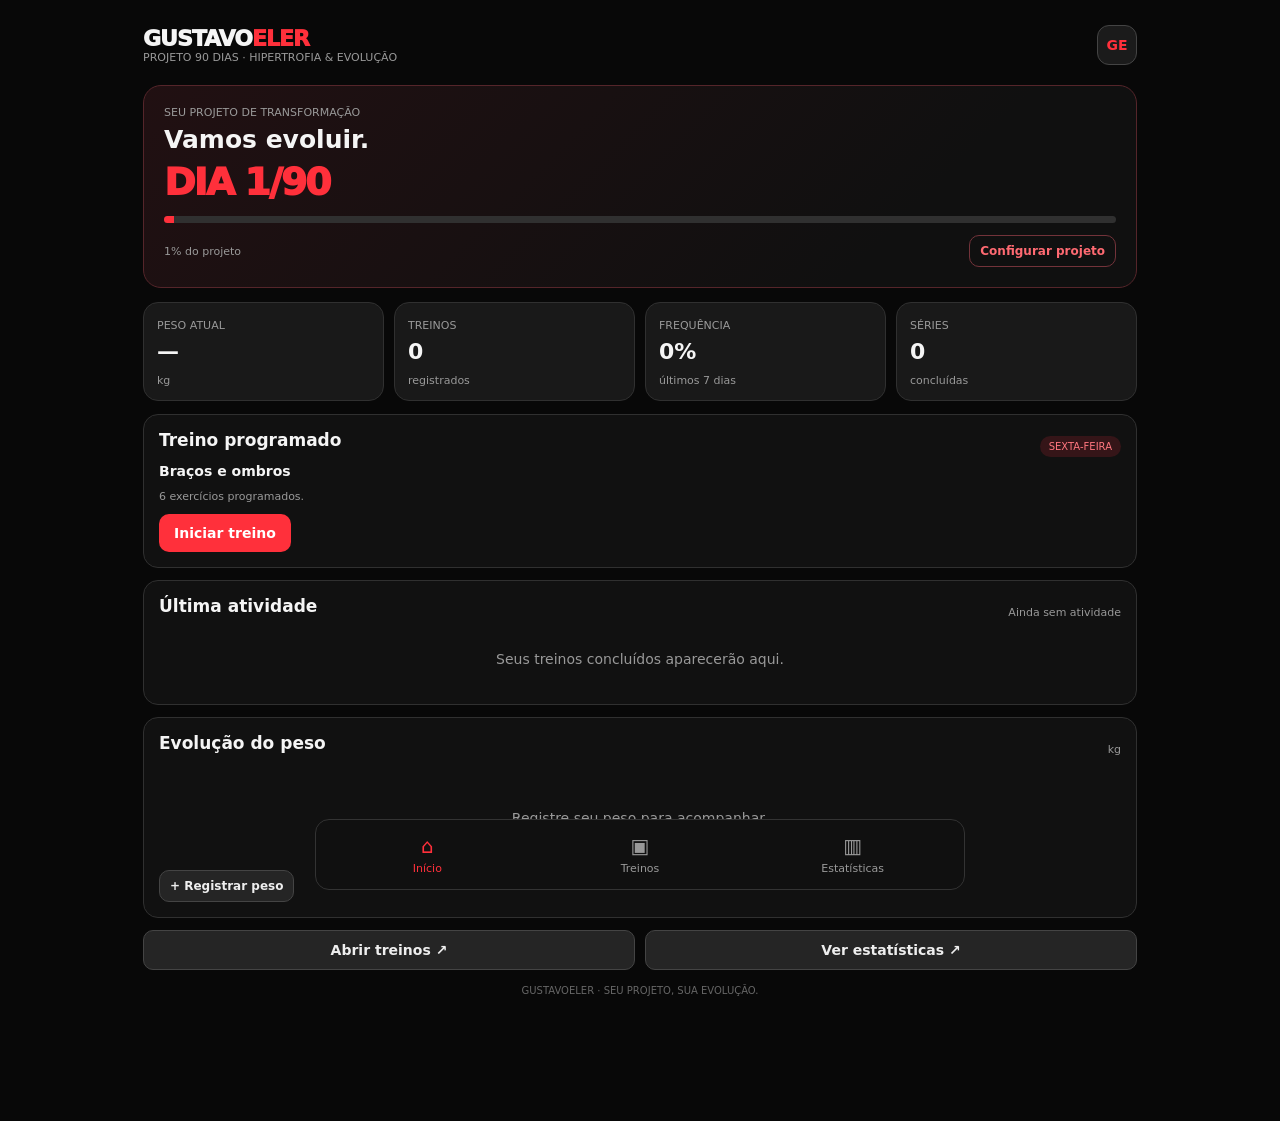
<file: public/assets/aistudio/GustavoEler_Projeto90Dias_atualizado-2_73e7f840.html>
<!DOCTYPE html>
<html lang="pt-BR">
<head>
<meta charset="UTF-8"><meta name="viewport" content="width=device-width,initial-scale=1">
<meta name="theme-color" content="#080808"><title>GustavoEler — Projeto 90 Dias</title>
<style>
:root{--bg:#080808;--panel:#111;--panel2:#191919;--line:#303030;--red:#ff303b;--text:#f5f5f5;--muted:#999;--soft:#351518}
*{box-sizing:border-box}body{margin:0;background:var(--bg);color:var(--text);font:14px Inter,system-ui,-apple-system,Segoe UI,sans-serif}button,input,select,textarea{font:inherit}button{cursor:pointer}.shell{max-width:1050px;margin:auto;padding:20px 17px 105px}.top,.head,.sectionhead,.actions,.row{display:flex;align-items:center;justify-content:space-between;gap:10px}.brand{font-size:22px;font-weight:950;letter-spacing:-1px}.brand span,.red{color:var(--red)}.muted,.tiny{color:var(--muted)}.tiny{font-size:11px}.avatar{background:#1b1b1b;color:var(--red);border:1px solid #444;border-radius:12px;width:40px;height:40px;font-weight:900}.hero{background:linear-gradient(135deg,#211012,#101010 75%);border:1px solid #55252a;border-radius:18px;padding:20px;margin:20px 0 14px}.hero h1{font-size:25px;margin:6px 0}.big{font-size:38px;font-weight:950;color:var(--red);letter-spacing:-2px}.card,.metric,.exercise{background:var(--panel);border:1px solid var(--line);border-radius:15px;padding:15px;margin-bottom:12px}.grid{display:grid;grid-template-columns:repeat(2,minmax(0,1fr));gap:10px}.four{grid-template-columns:repeat(4,minmax(0,1fr))}.metric{background:var(--panel2);margin:0;padding:13px}.metric strong{display:block;font-size:22px;margin:7px 0}.progress{height:7px;background:#303030;border-radius:20px;overflow:hidden;margin:12px 0}.progress i{display:block;height:100%;background:var(--red)}h1{font-size:26px;margin:6px 0}h2{font-size:17px;margin:0 0 13px}h3{font-size:14px;margin:0 0 8px}.btn{background:var(--red);color:#fff;border:0;border-radius:10px;padding:11px 15px;font-weight:800}.btn.secondary{background:#252525;color:#eee;border:1px solid #444}.btn.ghost{background:transparent;border:1px solid #73333a;color:#ff6a72}.btn.danger{background:#3a171a;color:#ff8b91;border:1px solid #73333a}.btn.small{padding:8px 10px;font-size:12px}.tab{display:none}.tab.active{display:block;animation:fade .2s}@keyframes fade{from{opacity:.5;transform:translateY(4px)}to{opacity:1;transform:none}}.nav{position:fixed;bottom:0;left:0;right:0;z-index:5;background:#101010;border-top:1px solid #333;display:grid;grid-template-columns:repeat(3,1fr);padding:8px 5px max(8px,env(safe-area-inset-bottom))}.nav button{background:none;border:0;color:#999;display:flex;flex-direction:column;gap:4px;align-items:center;font-size:11px;padding:6px}.nav button b{font-size:20px;font-weight:500}.nav button.active{color:var(--red)}input,select,textarea{width:100%;background:#090909;color:white;border:1px solid #444;border-radius:9px;padding:10px;outline:none}input:focus,select:focus,textarea:focus{border-color:var(--red)}label{display:block;color:var(--muted);font-size:11px;margin-bottom:6px}.field{margin-bottom:12px}.formgrid{display:grid;grid-template-columns:repeat(2,minmax(0,1fr));gap:10px}.day{display:flex;gap:7px;overflow:auto;padding-bottom:9px}.day button{flex-shrink:0;background:#1a1a1a;color:#aaa;border:1px solid #333;border-radius:9px;padding:10px 13px}.day button.active{color:var(--red);border-color:var(--red);background:#291315}.exercise{margin:0 0 10px}.exercise.done{border-color:#7d3339}.exhead{display:flex;justify-content:space-between;gap:8px}.exname{font-weight:800}.sets{display:grid;gap:7px;margin-top:12px}.setrow{display:grid;grid-template-columns:25px minmax(48px,1fr) minmax(48px,.8fr) 34px 65px;gap:6px;align-items:center;background:#090909;padding:7px;border-radius:8px}.setrow input{text-align:center;padding:8px}.check{width:28px;height:28px;background:#222;border:1px solid #555;color:var(--red);border-radius:7px}.check.on{background:var(--red);color:#fff}.timer{background:#211012;border:1px solid #71333a;border-radius:14px;padding:15px;margin-bottom:13px}.timer strong{font-size:38px;color:var(--red);font-variant-numeric:tabular-nums}.empty{text-align:center;color:var(--muted);padding:22px 8px}.record,.foodrow{display:flex;justify-content:space-between;gap:10px;padding:11px 0;border-bottom:1px solid #292929}.record:last-child{border:0}.pill{font-size:10px;color:#ff777f;background:#351518;border-radius:20px;padding:5px 9px}.modal{position:fixed;inset:0;background:#000c;z-index:10;display:none;align-items:flex-end;justify-content:center;padding:10px}.modal.show{display:flex}.modalbox{width:min(100%,550px);max-height:90%;overflow:auto;background:#151515;border:1px solid #444;border-radius:17px;padding:18px}.modalhead{display:flex;justify-content:space-between;align-items:center;margin-bottom:15px}.close{background:#292929;color:white;border:0;border-radius:8px;padding:8px}.photo{width:100%;max-height:220px;object-fit:cover;border-radius:9px}.notice{background:#211012;border:1px solid #55252a;border-radius:9px;padding:11px;font-size:12px;margin-bottom:12px}.hide{display:none!important}svg{max-width:100%}.foot{text-align:center;color:#666;font-size:10px;padding:15px}
@media(min-width:700px){.shell{padding:25px 28px 110px}.grid:not(.four){grid-template-columns:repeat(2,minmax(0,1fr))}.nav{left:50%;transform:translateX(-50%);bottom:10px;width:min(650px,90%);border:1px solid #333;border-radius:14px}.modal{align-items:center}}
@media(max-width:500px){.four{grid-template-columns:repeat(2,minmax(0,1fr))}}
</style></head>
<body><div id="app">
<div class="shell">
<header class="top"><div><div class="brand">GUSTAVO<span>ELER</span></div><div class="tiny">PROJETO 90 DIAS · HIPERTROFIA & EVOLUÇÃO</div></div><button class="avatar" id="settings">GE</button></header>
<section class="tab active" id="home">
<div class="hero"><div class="tiny">SEU PROJETO DE TRANSFORMAÇÃO</div><h1>Vamos evoluir.</h1><div class="big" id="dayCount">DIA 1/90</div><div class="progress"><i id="projectBar" style="width:1%"></i></div><div class="sectionhead"><span class="tiny" id="projectPct">1% concluído</span><button class="btn small ghost" id="projectEdit">Configurar projeto</button></div></div>
<div class="grid four"><div class="metric"><span class="tiny">PESO ATUAL</span><strong id="homeWeight">—</strong><span class="tiny">kg</span></div><div class="metric"><span class="tiny">TREINOS</span><strong id="homeWorkouts">0</strong><span class="tiny">registrados</span></div><div class="metric"><span class="tiny">FREQUÊNCIA</span><strong id="homeFreq">0%</strong><span class="tiny">últimos 7 dias</span></div><div class="metric"><span class="tiny">SÉRIES</span><strong id="homeSets">0</strong><span class="tiny">concluídas</span></div></div>
<div class="card" style="margin-top:13px"><div class="sectionhead"><h2>Treino programado</h2><span class="pill" id="todayLabel">HOJE</span></div><h3 id="todayWorkout">Descanso</h3><p class="tiny muted" id="todayDesc">Sua recuperação também faz parte da evolução.</p><button class="btn" id="homeStart">Iniciar treino</button></div>
<div class="card"><div class="sectionhead"><h2>Última atividade</h2><span class="tiny" id="lastDate">Ainda sem atividade</span></div><div id="lastActivity" class="empty">Seus treinos concluídos aparecerão aqui.</div></div>
<div class="card"><div class="sectionhead"><h2>Evolução do peso</h2><span class="tiny">kg</span></div><div id="homeChart" class="empty">Registre seu peso para gerar o gráfico.</div><button class="btn small secondary" id="homeWeightAdd">+ Registrar peso</button></div>
<div class="grid"><button class="btn secondary" data-tab="training">Abrir treinos ↗</button><button class="btn secondary" data-tab="stats">Ver estatísticas ↗</button></div>
</section>
<section class="tab" id="training">
<div class="sectionhead"><div><h1>Treinos</h1><div class="tiny">SUA FICHA DE HIPERTROFIA</div></div><button class="btn small ghost" id="addExercise">+ Exercício</button></div>
<div class="day" id="dayPicker"></div><div class="card" id="workoutIntro"></div><div id="progressionAlerts"></div><div id="timerArea"></div><div class="sectionhead"><h2>Exercícios</h2><span class="tiny" id="sessionProgress"></span></div><div id="exerciseList"></div><div class="card hide" id="finishArea"><h3>Finalizar sessão</h3><p class="tiny">O treino será salvo no histórico com as cargas e séries registradas.</p><button class="btn" id="finishWorkout">Finalizar treino</button></div><div class="card"><h2>Histórico de sessões</h2><div id="trainingHistory"></div></div>
</section>
<section class="tab" id="stats">
<div class="sectionhead"><div><h1>Estatísticas</h1><div class="tiny">SUA EVOLUÇÃO EM DADOS</div></div></div>
<div class="day" id="periodPicker"><button class="active" data-period="7">7 dias</button><button data-period="30">30 dias</button><button data-period="60">60 dias</button><button data-period="90">90 dias</button></div>
<div class="grid four"><div class="metric"><span class="tiny">SESSÕES</span><strong id="statSessions">0</strong></div><div class="metric"><span class="tiny">SÉRIES</span><strong id="statSets">0</strong></div><div class="metric"><span class="tiny">PESO ATUAL</span><strong id="statWeight">—</strong></div><div class="metric"><span class="tiny">FREQUÊNCIA</span><strong id="statFreq">0%</strong></div></div>
<div class="card" style="margin-top:13px"><div class="sectionhead"><h2>Peso corporal</h2><button class="btn small secondary" id="weightAdd">+ Registrar</button></div><div id="weightChart" class="empty">Nenhum peso registrado.</div><div id="weightRecords"></div></div>
<div class="card"><h2>Evolução das cargas</h2><div class="field"><label>Selecionar exercício</label><select id="exerciseSelect"></select></div><div id="loadChart" class="empty">Registre cargas para acompanhar a evolução.</div></div>
<div class="card"><h2>Recordes pessoais</h2><div id="records"></div></div><div class="card"><h2>Frequência semanal</h2><div id="frequencyChart"></div></div><div class="card"><h2>Comparação: início x atual</h2><div id="comparison"></div></div>
<div class="card"><div class="sectionhead"><h2>Medidas corporais</h2><button class="btn small secondary" id="addMeasure">+ Medida</button></div><div id="measureHistory"></div></div>
<div class="card"><div class="sectionhead"><h2>Fotos de evolução</h2><button class="btn small secondary" id="addPhoto">+ Foto</button></div><p class="tiny">Fotos armazenadas neste navegador, organizadas por data.</p><div id="photoGallery"></div><div class="formgrid"><div><label>Foto inicial</label><select id="photoA"></select></div><div><label>Foto atual</label><select id="photoB"></select></div></div><div id="photoCompare"></div></div>
</section><div class="foot">GUSTAVOELER · SEU PROJETO, SUA EVOLUÇÃO.</div></div>
<nav class="nav"><button class="active" data-tab="home"><b>⌂</b>Início</button><button data-tab="training"><b>▣</b>Treinos</button><button data-tab="stats"><b>▥</b>Estatísticas</button></nav>
<div class="modal" id="modal"><div class="modalbox"><div class="modalhead"><h2 id="modalTitle">Registro</h2><button class="close" id="modalClose">Fechar ✕</button></div><div id="modalBody"></div></div></div>
<input type="file" id="importFile" accept=".json,application/json" class="hide"><input type="file" id="photoFile" accept="image/*" class="hide">
</div>
<script>
(()=>{
const $=id=>document.getElementById(id),KEY='gustavoeler_black_red_v1',uid=()=>Math.random().toString(36).slice(2,10),today=()=>new Date().toISOString().slice(0,10),fmt=d=>d?new Date(d+'T12:00:00').toLocaleDateString('pt-BR'):'—',n=v=>Number(v)||0,esc=s=>String(s??'').replace(/[&<>"']/g,c=>({'&':'&amp;','<':'&lt;','>':'&gt;','"':'&quot;',"'":'&#39;'}[c]));
const names=['Domingo','Segunda-feira','Terça-feira','Quarta-feira','Quinta-feira','Sexta-feira','Sábado'];
const templates=[['Peito e tríceps', [['Supino inclinado com halteres',3,120],['Supino reto com barra',3,120],['Crucifixo na máquina',2,75],['Crossover',2,75],['Tríceps na corda',3,75],['Tríceps unilateral',2,75]]],['Costas e bíceps',[['Puxada alta aberta',3,120],['Remada baixa',3,120],['Remada articulada',2,120],['Pulldown',2,75],['Rosca direta',3,75],['Rosca martelo',2,75],['Encolhimento',2,75]]],['Pernas completas',[['Agachamento hack',3,120],['Leg press',3,120],['Cadeira extensora',2,75],['Mesa flexora',3,75],['Stiff com halteres',2,120],['Panturrilha em pé',3,75]]],['Peito, costas e ombros',[['Supino inclinado na máquina',3,120],['Crossover',2,75],['Puxada neutra',3,120],['Remada com apoio no peito',3,120],['Elevação lateral',3,75],['Crucifixo inverso',2,75]]],['Braços e ombros',[['Rosca Scott',3,75],['Rosca na polia',2,75],['Tríceps unilateral',3,75],['Tríceps coice',2,75],['Desenvolvimento com halteres',2,120],['Elevação lateral',2,75]]]];
const fresh=()=>({project:{start:today(),name:'Projeto de transformação',goal:90},plan:templates.map((p,i)=>({day:i+1,name:p[0],ex:p[1].map(e=>({id:uid(),name:e[0],sets:e[1],rest:e[2],video:'',notes:''}))})),sessions:[],weights:[],measures:[],photos:[],selectedDay:1});
let db;try{db=JSON.parse(localStorage.getItem(KEY))||fresh()}catch(e){db=fresh()}
function save(){try{if(typeof session!=='undefined')db.activeSession=session?JSON.parse(JSON.stringify(session)):null;localStorage.setItem(KEY,JSON.stringify(db))}catch(e){alert('Armazenamento cheio. Exporte um backup e remova fotos antigas.')}}function modal(t,h){$('modalTitle').textContent=t;$('modalBody').innerHTML=h;$('modal').classList.add('show')}function close(){ $('modal').classList.remove('show') }$('modalClose').onclick=close;$('modal').onclick=e=>{if(e.target===$('modal'))close()};
function tab(t){document.querySelectorAll('#app .tab').forEach(x=>x.classList.toggle('active',x.id===t));document.querySelectorAll('#app .nav button').forEach(x=>x.classList.toggle('active',x.dataset.tab===t));if(t==='home')home();if(t==='training')training();if(t==='stats')stats();window.scrollTo(0,0)}document.querySelectorAll('[data-tab]').forEach(b=>b.onclick=()=>tab(b.dataset.tab));
let selected=db.selectedDay||1,session=db.activeSession||null,timer=null,remaining=0,total=0,paused=true,period=30;
function pday(){return db.plan.find(p=>p.day===selected)}function todayPlan(){let d=new Date().getDay();return d>=1&&d<=5?db.plan.find(p=>p.day===d):null}
function start(day=selected){selected=day;db.selectedDay=day;let p=pday();session={day,exercises:p.ex.map(e=>({...e,done:Array(e.sets).fill(false),loads:Array(e.sets).fill(''),reps:Array(e.sets).fill(''),note:e.notes||''})),start:Date.now()};clearInterval(timer);remaining=0;total=0;save();tab('training')}
function counts(){let sets=0,done=0,exDone=0;session.exercises.forEach(e=>{sets+=e.sets;let c=e.done.filter(Boolean).length;done+=c;if(c===e.sets)exDone++});return{sets,done,exDone}}
function timerRender(){let m=String(Math.floor(remaining/60)).padStart(2,'0'),s=String(remaining%60).padStart(2,'0');$('timerArea').innerHTML=`<div class="timer"><div class="sectionhead"><div><div class="tiny">TEMPO DE DESCANSO</div><strong>${m}:${s}</strong></div><span class="pill">${paused?'PAUSADO':remaining?'EM ANDAMENTO':'CONCLUÍDO'}</span></div><div class="actions"><button class="btn small" id="timerPause">${paused?'Continuar':'Pausar'}</button><button class="btn small secondary" id="timerReset">Reiniciar</button><button class="btn small ghost" id="timerAdjust">Ajustar</button></div></div>`;$('timerPause').onclick=()=>{paused=!paused;if(!paused&&remaining===0)remaining=total;timerRender()};$('timerReset').onclick=()=>{remaining=total;paused=true;timerRender()};$('timerAdjust').onclick=()=>{modal('Ajustar cronômetro','<div class="field"><label>Segundos</label><input id="adjust" type="number" min="0" value="'+remaining+'"></div><button class="btn" id="applyTimer">Aplicar e iniciar</button>');$('applyTimer').onclick=()=>{runTimer(Math.max(0,n($('adjust').value)));close()}}}
function runTimer(sec){clearInterval(timer);total=sec;remaining=sec;paused=false;timerRender();timer=setInterval(()=>{if(!paused&&remaining>0){remaining--;timerRender();if(!remaining){clearInterval(timer);paused=true;timerRender()}}},1000)}
function training(){let p=pday();if(session){session.exercises.forEach(e=>{if(!Array.isArray(e.reps))e.reps=Array(e.sets).fill('');if(!Array.isArray(e.loads))e.loads=Array(e.sets).fill('');if(!Array.isArray(e.done))e.done=Array(e.sets).fill(false)})}$('dayPicker').innerHTML=['SEG','TER','QUA','QUI','SEX','SÁB','DOM'].map((d,i)=>`<button data-day="${i+1}" class="${selected===i+1?'active':''}">${d}</button>`).join('');$('dayPicker').querySelectorAll('button').forEach(b=>b.onclick=()=>{let d=n(b.dataset.day);if(session&&session.day!==d&&!confirm('Trocar o dia descartará a sessão não finalizada. Continuar?'))return;session=null;db.activeSession=null;clearInterval(timer);selected=d;db.selectedDay=d;save();training()});
$('workoutIntro').innerHTML=`<div class="tiny">${names[selected]}</div><h2>${esc(p.name)}</h2><span class="tiny">${p.ex.length} exercícios programados</span><div class="actions" style="margin-top:12px"><button class="btn small" id="startSession">${session?.day===selected?'Reiniciar sessão':'Iniciar sessão'}</button><button class="btn small secondary" id="editPlan">Editar ficha</button></div>`;
$('startSession').onclick=()=>{if(session&&!confirm('Reiniciar a sessão atual?'))return;start(selected)};$('editPlan').onclick=editPlan;
if(!session||session.day!==selected){$('timerArea').innerHTML='';$('exerciseList').innerHTML='<div class="empty">Inicie sua sessão para registrar cargas e concluir séries.</div>';$('sessionProgress').textContent='Sessão não iniciada';$('finishArea').classList.add('hide')}else{let c=counts();$('finishArea').classList.remove('hide');$('sessionProgress').textContent=`${c.done}/${c.sets} séries concluídas`;$('exerciseList').innerHTML=session.exercises.map((e,i)=>`<div class="exercise ${e.done.every(Boolean)?'done':''}"><div class="exhead"><div><div class="exname">${esc(e.name)}</div><div class="tiny">${e.sets} séries · ${e.rest}s descanso</div></div><button class="btn small ghost" data-edit="${i}">Editar</button></div><div class="sets">${e.done.map((d,j)=>`<div class="setrow"><span class="tiny">S${j+1}</span><input type="number" min="0" step=".5" placeholder="Carga kg" data-load="${i},${j}" value="${esc(e.loads[j])}"><input type="number" min="0" step="1" placeholder="Reps" data-reps="${i},${j}" value="${esc(e.reps[j]??'')}"><button class="check ${d?'on':''}" data-check="${i},${j}">${d?'✓':'○'}</button><span class="tiny">${d?'Concluída':'Pendente'}</span></div>`).join('')}</div><div class="field" style="margin-top:10px"><label>Observações</label><textarea rows="2" data-note="${i}" placeholder="Anotações...">${esc(e.note||'')}</textarea></div>${e.video?`<a style="color:var(--red)" href="${esc(e.video)}" target="_blank" rel="noopener">Vídeo demonstrativo ↗</a>`:''}</div>`).join('');
$('exerciseList').querySelectorAll('[data-load]').forEach(x=>x.oninput=()=>{let[i,j]=x.dataset.load.split(',').map(Number);session.exercises[i].loads[j]=x.value;save()});$('exerciseList').querySelectorAll('[data-reps]').forEach(x=>x.oninput=()=>{let[i,j]=x.dataset.reps.split(',').map(Number);session.exercises[i].reps[j]=x.value;save()});$('exerciseList').querySelectorAll('[data-note]').forEach(x=>x.oninput=()=>{session.exercises[n(x.dataset.note)].note=x.value;save()});$('exerciseList').querySelectorAll('[data-check]').forEach(x=>x.onclick=()=>{let[i,j]=x.dataset.check.split(',').map(Number),e=session.exercises[i];e.done[j]=!e.done[j];save();training();if(e.done[j])runTimer(e.rest)});$('exerciseList').querySelectorAll('[data-edit]').forEach(x=>x.onclick=()=>editSessionEx(n(x.dataset.edit)));if(total)timerRender()}
history();progressionAlerts()}
function progressionAlerts(){
 const byName={};
 db.sessions.forEach(s=>s.exercises.forEach(e=>{
  const vals=(e.loads||[]).map(n).filter(v=>v>0);
  if(!vals.length)return;
  (byName[e.name] ||= []).push({date:s.date,load:Math.max(...vals)});
 }));
 const alerts=[];
 Object.entries(byName).forEach(([name,items])=>{
  items.sort((a,b)=>a.date.localeCompare(b.date));
  const last=items[items.length-1],same=items.filter(x=>x.load===last.load);
  if(same.length>=2){
   const first=same[0],days=Math.floor((new Date(last.date+'T12:00:00')-new Date(first.date+'T12:00:00'))/86400000);
   if(days>=14)alerts.push({name,load:last.load,days});
  }
 });
 $('progressionAlerts').innerHTML=alerts.length
  ? '<div class="notice"><b>🔔 Hora de reavaliar suas cargas</b>'+alerts.map(a=>`<div style="margin-top:8px"><b>${esc(a.name)}</b>: você repetiu ${a.load} kg por ${a.days} dias. Se estiver completando as séries com boa técnica e sem esforço excessivo, experimente aumentar um pouco a carga.</div>`).join('')+'</div>'
  : '<div class="tiny muted" style="margin:0 0 12px">O app vai avisar quando identificar a mesma carga em sessões separadas por 14 dias ou mais.</div>';
}
function editSessionEx(i){let e=session.exercises[i];modal('Editar exercício',`<div class="field"><label>Nome</label><input id="en" value="${esc(e.name)}"></div><div class="formgrid"><div class="field"><label>Séries</label><input id="es" type="number" min="1" value="${e.sets}"></div><div class="field"><label>Descanso (segundos)</label><input id="er" type="number" min="0" value="${e.rest}"></div></div><div class="field"><label>Vídeo demonstrativo (URL)</label><input id="ev" value="${esc(e.video||'')}"></div><div class="actions"><button class="btn" id="esave">Salvar</button><button class="btn danger" id="edel">Excluir</button></div>`);$('esave').onclick=()=>{let s=Math.max(1,Math.min(20,n($('es').value)));e.name=$('en').value.trim()||e.name;e.rest=n($('er').value);e.video=$('ev').value;e.done=Array.from({length:s},(_,j)=>e.done[j]||false);e.loads=Array.from({length:s},(_,j)=>e.loads[j]||'');e.reps=Array.from({length:s},(_,j)=>e.reps?.[j]||'');e.sets=s;close();save();training()};$('edel').onclick=()=>{if(confirm('Excluir exercício?')){session.exercises.splice(i,1);close();save();training()}}}
function addEx(){let p=pday();modal('Adicionar exercício',`<div class="field"><label>Nome</label><input id="newName"></div><div class="formgrid"><div class="field"><label>Séries</label><input id="newSets" type="number" min="1" value="3"></div><div class="field"><label>Descanso (segundos)</label><input id="newRest" type="number" value="90"></div></div><div class="field"><label>Vídeo demonstrativo (URL)</label><input id="newVideo"></div><button class="btn" id="newSave">Adicionar exercício</button>`);$('newSave').onclick=()=>{let e={id:uid(),name:$('newName').value.trim(),sets:Math.max(1,n($('newSets').value)),rest:n($('newRest').value),video:$('newVideo').value,notes:''};if(!e.name)return alert('Informe o nome.');p.ex.push(e);if(session?.day===selected)session.exercises.push({...e,done:Array(e.sets).fill(false),loads:Array(e.sets).fill(''),reps:Array(e.sets).fill(''),note:''});save();close();training()}}
function editPlan(){let p=pday();modal('Editar ficha',`<div id="planRows">${p.ex.map((e,i)=>`<div class="record"><span>${esc(e.name)}<small class="tiny" style="display:block">${e.sets} séries · ${e.rest}s</small></span><button class="btn small secondary" data-pedit="${i}">Editar</button></div>`).join('')}</div><button class="btn" id="planAdd">+ Adicionar exercício</button>`);$('planRows').querySelectorAll('[data-pedit]').forEach(b=>b.onclick=()=>{let i=n(b.dataset.pedit),old=session;session={day:selected,exercises:p.ex.map(e=>({...e,done:Array(e.sets).fill(false),loads:Array(e.sets).fill(''),reps:Array(e.sets).fill(''),note:''}))};close();editSessionEx(i);$('esave').onclick=()=>{let e=p.ex[i],s=Math.max(1,n($('es').value));e.name=$('en').value.trim()||e.name;e.sets=s;e.rest=n($('er').value);e.video=$('ev').value;session=old;close();save();training()};$('edel').onclick=()=>{if(confirm('Excluir da ficha?')){p.ex.splice(i,1);session=old;close();save();training()}}});$('planAdd').onclick=()=>{close();addEx()}}
function history(){$('trainingHistory').innerHTML=db.sessions.length?db.sessions.slice().reverse().slice(0,15).map(s=>`<div class="record"><span><b>${esc(s.name)}</b><small class="tiny" style="display:block">${fmt(s.date)} · ${s.exercises.length} exercícios · ${s.sets} séries</small></span><b>${s.duration} min</b></div>`).join(''):'<div class="empty">Nenhum treino concluído ainda.</div>'}
$('addExercise').onclick=addEx;$('finishWorkout').onclick=()=>{if(!session)return;let c=counts();if(!c.done&&!confirm('Nenhuma série concluída. Salvar mesmo assim?'))return;let dur=Math.max(1,Math.round((Date.now()-session.start)/60000));db.sessions.push({id:uid(),day:session.day,name:pday().name,date:today(),duration:dur,sets:c.done,exercises:session.exercises.map(e=>({name:e.name,done:e.done,loads:e.loads,reps:e.reps||[],note:e.note,rest:e.rest}))});session=null;db.activeSession=null;clearInterval(timer);total=remaining=0;save();training();home();alert(`Treino finalizado! ${c.exDone} exercícios completos, ${c.done} séries e ${dur} minutos.`)};
function chart(el,vals,labels,suffix=''){if(!vals.length){el.innerHTML='<div class="empty">Ainda não há dados suficientes para gerar o gráfico.</div>';return}let w=600,h=175,p=30,lo=Math.min(...vals),hi=Math.max(...vals),span=hi-lo||1,pts=vals.map((v,i)=>[p+(vals.length===1?0:i*(w-p*2)/(vals.length-1)),h-p-(v-lo)/span*(h-p*2)]),path=pts.map((x,i)=>(i?'L':'M')+x.join(',')).join(' ');el.innerHTML=`<svg viewBox="0 0 ${w} ${h}" width="100%"><path d="M${p},${p} V${h-p} H${w-p}" fill="none" stroke="#444"/><path d="${path}" fill="none" stroke="#ff303b" stroke-width="3" stroke-linejoin="round"/>${pts.map((x,i)=>`<circle cx="${x[0]}" cy="${x[1]}" r="4" fill="#ff303b"><title>${labels[i]}: ${vals[i]}${suffix}</title></circle>`).join('')}<text x="${p}" y="13" fill="#aaa" font-size="11">${hi}${suffix}</text><text x="${p}" y="${h-4}" fill="#aaa" font-size="10">${labels[0]}</text><text x="${w-p}" y="${h-4}" text-anchor="end" fill="#aaa" font-size="10">${labels.at(-1)}</text></svg>`}
function home(){let diff=Math.max(0,Math.floor((new Date(today())-new Date(db.project.start+'T12:00:00'))/86400000)),day=Math.min(db.project.goal,diff+1),pct=Math.min(100,Math.round(day/db.project.goal*100));$('dayCount').textContent=`DIA ${day}/${db.project.goal}`;$('projectBar').style.width=pct+'%';$('projectPct').textContent=pct+'% do projeto';$('homeWorkouts').textContent=db.sessions.length;$('homeSets').textContent=db.sessions.reduce((a,s)=>a+s.sets,0);let last=db.weights.slice().sort((a,b)=>b.date.localeCompare(a.date))[0];$('homeWeight').textContent=last?last.value.toFixed(1).replace('.',','):'—';let d=new Date();d.setDate(d.getDate()-6);let w=db.sessions.filter(s=>new Date(s.date+'T12:00:00')>=d).length;$('homeFreq').textContent=Math.round(w/5*100)+'%';let tp=todayPlan();$('todayLabel').textContent=names[new Date().getDay()].toUpperCase();$('todayWorkout').textContent=tp?tp.name:'Dia de descanso';$('todayDesc').textContent=tp?tp.ex.length+' exercícios programados.':'Recuperação também faz parte da evolução.';$('homeStart').textContent=tp?'Iniciar treino':'Ver ficha de treinos';$('homeStart').onclick=()=>tp?start(tp.day):tab('training');let s=db.sessions.at(-1);$('lastDate').textContent=s?fmt(s.date):'Ainda sem atividade';$('lastActivity').innerHTML=s?`<b>${esc(s.name)}</b><div class="tiny">${s.sets} séries · ${s.duration} minutos</div>`:'Seus treinos concluídos aparecerão aqui.';let ws=db.weights.slice().sort((a,b)=>a.date.localeCompare(b.date)).slice(-10);if(ws.length)chart($('homeChart'),ws.map(x=>x.value),ws.map(x=>fmt(x.date).slice(0,5)),' kg');else $('homeChart').innerHTML='<div class="empty">Registre seu peso para acompanhar.</div>'}
function weightModal(){modal('Registrar peso corporal',`<div class="field"><label>Data</label><input type="date" id="wdate" value="${today()}"></div><div class="field"><label>Peso (kg)</label><input type="number" id="wval" min=".1" step=".1" placeholder="Ex.: 75,5"></div><button class="btn" id="wsave">Salvar peso</button>`);$('wsave').onclick=()=>{let v=n($('wval').value);if(!v)return alert('Informe um peso válido.');db.weights.push({id:uid(),date:$('wdate').value,value:v});save();close();home();stats()}}
$('homeWeightAdd').onclick=weightModal;$('weightAdd').onclick=weightModal;
function stats(){let cut=new Date();cut.setDate(cut.getDate()-period+1);let ss=db.sessions.filter(s=>new Date(s.date+'T12:00:00')>=cut),latest=db.weights.slice().sort((a,b)=>b.date.localeCompare(a.date))[0];$('statSessions').textContent=ss.length;$('statSets').textContent=ss.reduce((a,s)=>a+s.sets,0);$('statWeight').textContent=latest?latest.value.toFixed(1):'—';$('statFreq').textContent=Math.round(ss.length/Math.max(1,period/7)/5*100)+'%';let ws=db.weights.filter(x=>new Date(x.date+'T12:00:00')>=cut).sort((a,b)=>a.date.localeCompare(b.date));if(ws.length){chart($('weightChart'),ws.map(x=>x.value),ws.map(x=>fmt(x.date).slice(0,5)),' kg');$('weightRecords').innerHTML=ws.slice().reverse().slice(0,6).map(x=>`<div class="record">${fmt(x.date)}<b>${x.value.toFixed(1)} kg</b></div>`).join('')}else{$('weightChart').innerHTML='<div class="empty">Registre seu peso para ver a evolução.</div>';$('weightRecords').innerHTML=''}let exnames=[...new Set(db.sessions.flatMap(s=>s.exercises.map(e=>e.name)))];$('exerciseSelect').innerHTML='<option value="">Selecione um exercício</option>'+exnames.map(x=>`<option>${esc(x)}</option>`).join('');$('exerciseSelect').onchange=loadChart;loadChart();let best={};db.sessions.forEach(s=>s.exercises.forEach(e=>e.loads.forEach(x=>{if(n(x)>0)best[e.name]=Math.max(best[e.name]||0,n(x))})));$('records').innerHTML=Object.keys(best).length?Object.entries(best).sort((a,b)=>b[1]-a[1]).map(([k,v])=>`<div class="record">${esc(k)}<b class="red">${v} kg</b></div>`).join(''):'<div class="empty">Seus recordes aparecerão conforme registrar cargas.</div>';let days=Array.from({length:7},(_,i)=>{let d=new Date();d.setDate(d.getDate()-6+i);let date=d.toISOString().slice(0,10);return{label:['D','S','T','Q','Q','S','S'][d.getDay()],n:db.sessions.filter(s=>s.date===date).length}});$('frequencyChart').innerHTML=days.map(x=>`<div style="display:inline-flex;width:14%;flex-direction:column;align-items:center;gap:5px"><div style="height:85px;width:22px;background:#252525;border-radius:6px;display:flex;align-items:end;overflow:hidden"><i style="height:${Math.min(100,x.n*100)}%;background:var(--red);width:100%"></i></div><span class="tiny">${x.label}</span></div>`).join('');let first=db.weights.slice().sort((a,b)=>a.date.localeCompare(b.date))[0];$('comparison').innerHTML=first&&latest?`<div class="grid"><div class="metric"><span class="tiny">INÍCIO · ${fmt(first.date)}</span><strong>${first.value.toFixed(1)} kg</strong></div><div class="metric"><span class="tiny">ATUAL · ${fmt(latest.date)}</span><strong>${latest.value.toFixed(1)} kg</strong></div></div><p class="red">Variação: ${(latest.value-first.value>=0?'+':'')+(latest.value-first.value).toFixed(1)} kg</p>`:'<div class="empty">Registre pesos em datas diferentes para comparar.</div>';$('measureHistory').innerHTML=db.measures.length?db.measures.slice().reverse().slice(0,12).map(m=>`<div class="record">${fmt(m.date)} · ${esc(m.name)}<b>${m.value} cm</b></div>`).join(''):'<div class="empty">Nenhuma medida registrada.</div>';photos()}
function loadChart(){let name=$('exerciseSelect').value;if(!name){$('loadChart').innerHTML='<div class="empty">Selecione um exercício.</div>';return}let pts=[];db.sessions.forEach(s=>s.exercises.forEach(e=>{if(e.name===name){let vals=e.loads.map(n).filter(x=>x>0);if(vals.length)pts.push({date:s.date,v:Math.max(...vals)})}}));if(pts.length)chart($('loadChart'),pts.map(x=>x.v),pts.map(x=>fmt(x.date).slice(0,5)),' kg');else $('loadChart').innerHTML='<div class="empty">Sem cargas registradas neste exercício.</div>'}
$('periodPicker').querySelectorAll('button').forEach(b=>b.onclick=()=>{period=n(b.dataset.period);$('periodPicker').querySelectorAll('button').forEach(x=>x.classList.toggle('active',x===b));stats()});
$('addMeasure').onclick=()=>{modal('Registrar medida corporal',`<div class="field"><label>Parte do corpo</label><select id="mn">${['Cintura','Peito','Braço direito','Braço esquerdo','Abdômen','Quadril','Coxa direita','Coxa esquerda','Panturrilha'].map(x=>`<option>${x}</option>`).join('')}</select></div><div class="field"><label>Medida (cm)</label><input id="mv" type="number" min=".1" step=".1"></div><div class="field"><label>Data</label><input id="md" type="date" value="${today()}"></div><button class="btn" id="ms">Salvar medida</button>`);$('ms').onclick=()=>{let v=n($('mv').value);if(!v)return alert('Informe uma medida.');db.measures.push({name:$('mn').value,value:v,date:$('md').value});save();close();stats()}}
function photos(){let g=$('photoGallery');g.innerHTML=db.photos.length?'<div class="grid">'+db.photos.slice().reverse().map(p=>`<div><img class="photo" src="${p.data}"><div class="tiny">${fmt(p.date)} <button class="btn small danger" data-pdel="${p.id}">Excluir</button></div></div>`).join('')+'</div>':'<div class="empty">Sua galeria começará com a primeira foto.</div>';g.querySelectorAll('[data-pdel]').forEach(b=>b.onclick=()=>{if(confirm('Excluir foto?')){db.photos=db.photos.filter(p=>p.id!==b.dataset.pdel);save();photos()}});['photoA','photoB'].forEach(id=>$(id).innerHTML='<option value="">Selecionar foto</option>'+db.photos.map(p=>`<option value="${p.id}">${fmt(p.date)}</option>`).join(''));let compare=()=>{let a=db.photos.find(p=>p.id===$('photoA').value),b=db.photos.find(p=>p.id===$('photoB').value);$('photoCompare').innerHTML=a&&b?`<div class="grid" style="margin-top:12px"><div><img class="photo" src="${a.data}"><small>${fmt(a.date)}</small></div><div><img class="photo" src="${b.data}"><small>${fmt(b.date)}</small></div></div>`:''};$('photoA').onchange=compare;$('photoB').onchange=compare}
$('addPhoto').onclick=()=>$('photoFile').click();$('photoFile').onchange=async e=>{let f=e.target.files[0];if(!f)return;try{let data=await new Promise((res,rej)=>{let im=new Image(),url=URL.createObjectURL(f);im.onload=()=>{let c=document.createElement('canvas'),s=Math.min(1,1000/Math.max(im.width,im.height));c.width=im.width*s;c.height=im.height*s;c.getContext('2d').drawImage(im,0,0,c.width,c.height);URL.revokeObjectURL(url);res(c.toDataURL('image/jpeg',.72))};im.onerror=rej;im.src=url});db.photos.push({id:uid(),date:today(),data});save();photos()}catch(e){alert('Não foi possível processar a foto.')}e.target.value=''};
function projectForm(){modal('Configurar projeto',`<div class="field"><label>Nome</label><input id="pn" value="${esc(db.project.name)}"></div><div class="field"><label>Data de início</label><input id="ps" type="date" value="${db.project.start}"></div><div class="field"><label>Duração em dias</label><input id="pg" type="number" min="1" max="365" value="${db.project.goal}"></div><button class="btn" id="pSave">Salvar</button>`);$('pSave').onclick=()=>{db.project={name:$('pn').value.trim()||'Projeto de transformação',start:$('ps').value,goal:Math.max(1,n($('pg').value))};save();close();home()}}
$('projectEdit').onclick=projectForm;
function settings(){modal('Configurações e backup',`<div class="notice">Os dados ficam salvos localmente neste navegador e dispositivo. Não há login nem sincronização automática entre dispositivos. Faça backups regulares.</div><div class="field"><button class="btn" style="width:100%" id="export">Exportar backup JSON</button></div><div class="field"><button class="btn secondary" style="width:100%" id="import">Importar backup JSON</button></div><div class="field"><button class="btn secondary" style="width:100%" id="projectSettings">Configurar projeto</button></div><div class="field"><button class="btn danger" style="width:100%" id="reset">Apagar todos os dados</button></div>`);$('export').onclick=()=>{let blob=new Blob([JSON.stringify(db,null,2)],{type:'application/json'}),url=URL.createObjectURL(blob),a=document.createElement('a');a.href=url;a.download='gustavoeler-backup-'+today()+'.json';a.click();URL.revokeObjectURL(url)};$('import').onclick=()=>{$('importFile').click();close()};$('projectSettings').onclick=projectForm;$('reset').onclick=()=>{if(confirm('Isso apagará ficha, histórico, medidas e fotos deste dispositivo. Tem certeza?')){db=fresh();session=null;db.activeSession=null;save();close();home();training();stats()}}}
$('settings').onclick=settings;$('importFile').onchange=async e=>{let f=e.target.files[0];if(!f)return;try{let d=JSON.parse(await f.text());if(!d.project||!Array.isArray(d.plan)||!Array.isArray(d.sessions))throw Error();if(!confirm('O backup substituirá os dados atuais. Continuar?'))return;db=d;session=null;save();home();training();stats();alert('Backup importado com sucesso.')}catch(err){alert('Backup inválido. Os dados atuais foram preservados.')}e.target.value=''};
document.addEventListener('visibilitychange',()=>{if(document.visibilityState==='hidden')save()});window.addEventListener('pagehide',save);home();training();stats();
})();
</script></body></html>
</file>
